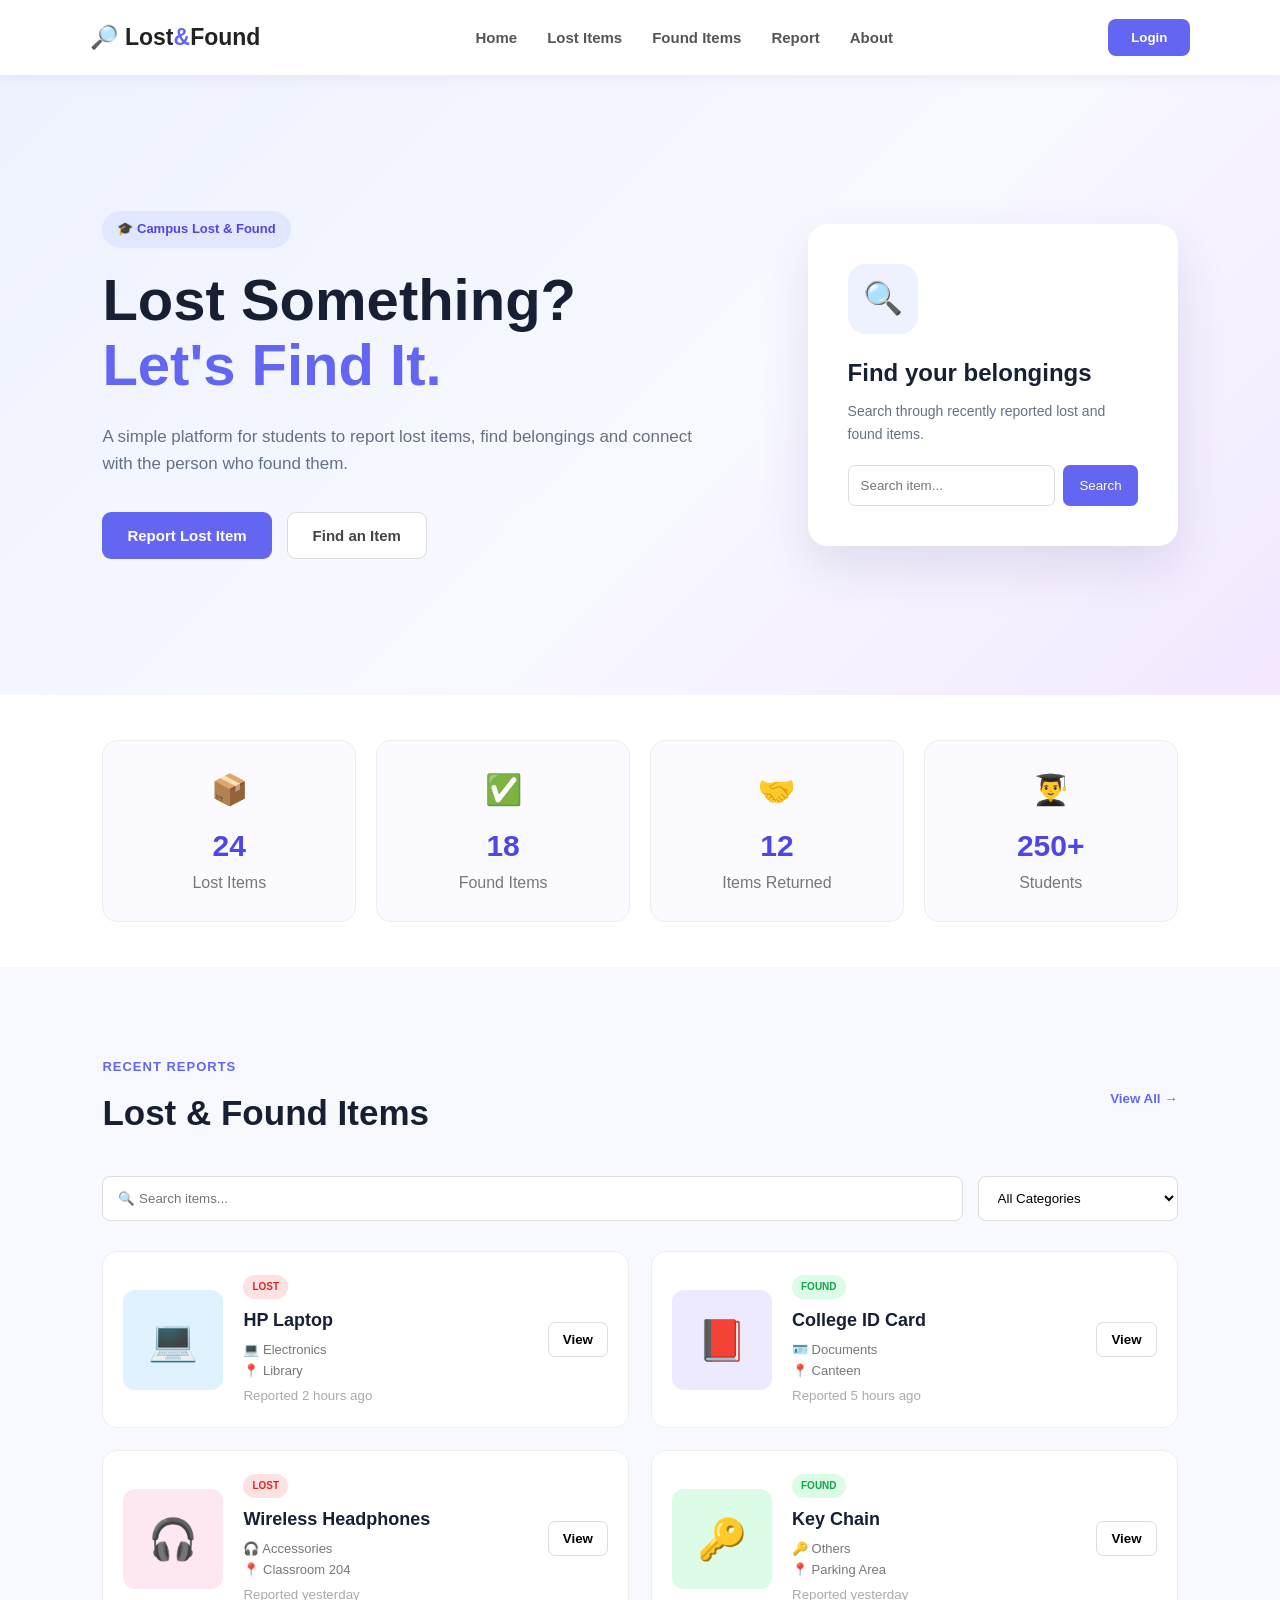
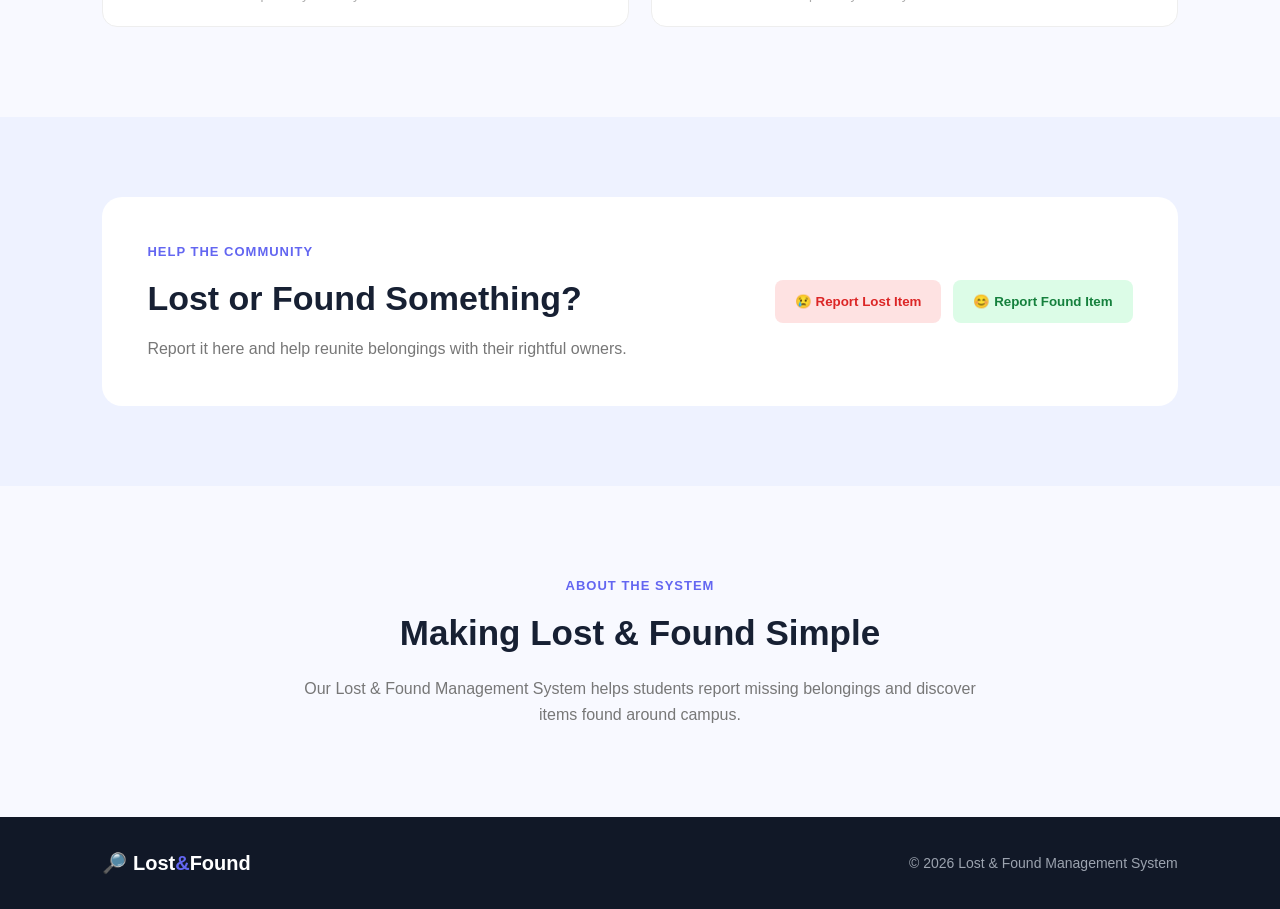
<file: index.html>
<!DOCTYPE html>
<html lang="en">
<head>
    <meta charset="UTF-8">
    <meta name="viewport" content="width=device-width, initial-scale=1.0">

    <title>Lost & Found System</title>

    <link rel="stylesheet" href="css/style.css">
</head>

<body>

    <!-- NAVBAR -->
    <header class="navbar">
        <div class="logo">
            🔎 Lost<span>&</span>Found
        </div>

        <nav>
            <a href="#home">Home</a>
            <a href="#lost">Lost Items</a>
            <a href="#found">Found Items</a>
            <a href="#report">Report</a>
            <a href="#about">About</a>
        </nav>

        <button class="login-btn" onclick="openLogin()">
            Login
        </button>
    </header>


    <!-- HERO SECTION -->
    <section class="hero" id="home">

        <div class="hero-content">

            <div class="badge">
                🎓 Campus Lost & Found
            </div>

            <h1>
                Lost Something?
                <span>Let's Find It.</span>
            </h1>

            <p>
                A simple platform for students to report lost items,
                find belongings and connect with the person who found them.
            </p>

            <div class="hero-buttons">
                <button class="primary-btn" onclick="scrollToReport()">
                    Report Lost Item
                </button>

                <button class="secondary-btn" onclick="scrollToItems()">
                    Find an Item
                </button>
            </div>

        </div>

        <div class="hero-card">

            <div class="search-icon">
                🔍
            </div>

            <h3>Find your belongings</h3>

            <p>
                Search through recently reported lost and found items.
            </p>

            <div class="mini-search">
                <input
                    type="text"
                    id="heroSearch"
                    placeholder="Search item..."
                >

                <button onclick="searchItems()">
                    Search
                </button>
            </div>

        </div>

    </section>


    <!-- STATS -->
    <section class="stats">

        <div class="stat-card">
            <div class="stat-icon">📦</div>
            <h2 id="lostCount">24</h2>
            <p>Lost Items</p>
        </div>

        <div class="stat-card">
            <div class="stat-icon">✅</div>
            <h2 id="foundCount">18</h2>
            <p>Found Items</p>
        </div>

        <div class="stat-card">
            <div class="stat-icon">🤝</div>
            <h2>12</h2>
            <p>Items Returned</p>
        </div>

        <div class="stat-card">
            <div class="stat-icon">👨‍🎓</div>
            <h2>250+</h2>
            <p>Students</p>
        </div>

    </section>


    <!-- ITEMS SECTION -->
    <section class="items-section" id="lost">

        <div class="section-heading">
            <div>
                <p class="small-title">RECENT REPORTS</p>

                <h2>
                    Lost & Found Items
                </h2>
            </div>

            <button class="view-btn" onclick="showAllItems()">
                View All →
            </button>
        </div>


        <!-- SEARCH -->
        <div class="filter-bar">

            <input
                type="text"
                id="itemSearch"
                placeholder="🔍 Search items..."
                onkeyup="filterItems()"
            >

            <select id="categoryFilter" onchange="filterItems()">
                <option value="all">All Categories</option>
                <option value="electronics">Electronics</option>
                <option value="documents">Documents</option>
                <option value="accessories">Accessories</option>
                <option value="others">Others</option>
            </select>

        </div>


        <!-- ITEM CARDS -->
        <div class="items-grid" id="itemsGrid">

            <div class="item-card" data-category="electronics">

                <div class="item-image blue">
                    💻
                </div>

                <div class="item-info">

                    <span class="status lost">
                        LOST
                    </span>

                    <h3>HP Laptop</h3>

                    <p>💻 Electronics</p>

                    <p>📍 Library</p>

                    <small>
                        Reported 2 hours ago
                    </small>

                </div>

                <button onclick="viewItem('HP Laptop')">
                    View
                </button>

            </div>


            <div class="item-card" data-category="documents">

                <div class="item-image purple">
                    📕
                </div>

                <div class="item-info">

                    <span class="status found">
                        FOUND
                    </span>

                    <h3>College ID Card</h3>

                    <p>🪪 Documents</p>

                    <p>📍 Canteen</p>

                    <small>
                        Reported 5 hours ago
                    </small>

                </div>

                <button onclick="viewItem('College ID Card')">
                    View
                </button>

            </div>


            <div class="item-card" data-category="accessories">

                <div class="item-image pink">
                    🎧
                </div>

                <div class="item-info">

                    <span class="status lost">
                        LOST
                    </span>

                    <h3>Wireless Headphones</h3>

                    <p>🎧 Accessories</p>

                    <p>📍 Classroom 204</p>

                    <small>
                        Reported yesterday
                    </small>

                </div>

                <button onclick="viewItem('Wireless Headphones')">
                    View
                </button>

            </div>


            <div class="item-card" data-category="others">

                <div class="item-image green">
                    🔑
                </div>

                <div class="item-info">

                    <span class="status found">
                        FOUND
                    </span>

                    <h3>Key Chain</h3>

                    <p>🔑 Others</p>

                    <p>📍 Parking Area</p>

                    <small>
                        Reported yesterday
                    </small>

                </div>

                <button onclick="viewItem('Key Chain')">
                    View
                </button>

            </div>

        </div>

    </section>


    <!-- REPORT SECTION -->
    <section class="report-section" id="report">

        <div class="report-container">

            <div class="report-text">

                <p class="small-title">
                    HELP THE COMMUNITY
                </p>

                <h2>
                    Lost or Found Something?
                </h2>

                <p>
                    Report it here and help reunite belongings
                    with their rightful owners.
                </p>

            </div>


            <div class="report-buttons">

                <button
                    class="lost-report"
                    onclick="openReport('Lost')"
                >
                    😢 Report Lost Item
                </button>

                <button
                    class="found-report"
                    onclick="openReport('Found')"
                >
                    😊 Report Found Item
                </button>

            </div>

        </div>

    </section>


    <!-- ABOUT -->
    <section class="about-section" id="about">

        <p class="small-title">
            ABOUT THE SYSTEM
        </p>

        <h2>
            Making Lost & Found Simple
        </h2>

        <p>
            Our Lost & Found Management System helps students
            report missing belongings and discover items found
            around campus.
        </p>

    </section>


    <!-- FOOTER -->
    <footer>

        <div class="footer-logo">
            🔎 Lost<span>&</span>Found
        </div>

        <p>
            © 2026 Lost & Found Management System
        </p>

    </footer>


    <!-- REPORT MODAL -->
    <div class="modal" id="reportModal">

        <div class="modal-content">

            <span class="close" onclick="closeModal('reportModal')">
                &times;
            </span>

            <h2 id="modalTitle">
                Report Item
            </h2>

            <form onsubmit="submitReport(event)">

                <label>Item Name</label>
                <input
                    type="text"
                    id="reportItem"
                    placeholder="Enter item name"
                    required
                >

                <label>Category</label>

                <select id="reportCategory" required>
                    <option value="">Select category</option>
                    <option>Electronics</option>
                    <option>Documents</option>
                    <option>Accessories</option>
                    <option>Others</option>
                </select>

                <label>Location</label>

                <input
                    type="text"
                    id="reportLocation"
                    placeholder="Where was it lost/found?"
                    required
                >

                <label>Description</label>

                <textarea
                    id="reportDescription"
                    placeholder="Describe the item..."
                ></textarea>

                <button type="submit" class="submit-btn">
                    Submit Report
                </button>

            </form>

        </div>

    </div>


    <!-- LOGIN MODAL -->
    <div class="modal" id="loginModal">

        <div class="modal-content">

            <span class="close" onclick="closeModal('loginModal')">
                &times;
            </span>

            <h2>Welcome Back 👋</h2>

            <form onsubmit="login(event)">

                <label>Email</label>

                <input
                    type="email"
                    placeholder="Enter your email"
                    required
                >

                <label>Password</label>

                <input
                    type="password"
                    placeholder="Enter password"
                    required
                >

                <button class="submit-btn">
                    Login
                </button>

            </form>

        </div>

    </div>


    <script src="js/script.js"></script>

</body>
</html>
</file>
<file: css/style.css>
/* =========================
   RESET
========================= */

* {
    margin: 0;
    padding: 0;
    box-sizing: border-box;
}

html {
    scroll-behavior: smooth;
}

body {
    font-family: Arial, Helvetica, sans-serif;
    background: #f8f9ff;
    color: #172033;
    line-height: 1.6;
}


/* =========================
   NAVBAR
========================= */

.navbar {
    width: 100%;
    height: 75px;
    background: white;
    display: flex;
    align-items: center;
    justify-content: space-between;
    padding: 0 7%;
    position: sticky;
    top: 0;
    z-index: 1000;
    box-shadow: 0 2px 15px rgba(0, 0, 0, 0.06);
}

.logo {
    font-size: 23px;
    font-weight: 800;
    color: #222;
}

.logo span,
.footer-logo span {
    color: #6366f1;
}

.navbar nav {
    display: flex;
    gap: 30px;
}

.navbar nav a {
    text-decoration: none;
    color: #555;
    font-size: 15px;
    font-weight: 600;
    transition: 0.3s;
}

.navbar nav a:hover {
    color: #6366f1;
}

.login-btn {
    border: none;
    background: #6366f1;
    color: white;
    padding: 11px 23px;
    border-radius: 8px;
    cursor: pointer;
    font-weight: 600;
}

.login-btn:hover {
    background: #4f46e5;
}


/* =========================
   HERO
========================= */

.hero {
    min-height: 620px;
    padding: 90px 8%;
    display: flex;
    align-items: center;
    justify-content: space-between;
    gap: 70px;
    background:
        linear-gradient(
            135deg,
            #eef2ff,
            #f8f9ff 55%,
            #f3e8ff
        );
}

.hero-content {
    max-width: 650px;
}

.badge {
    display: inline-block;
    background: #e0e7ff;
    color: #4f46e5;
    padding: 8px 15px;
    border-radius: 30px;
    font-size: 13px;
    font-weight: 700;
    margin-bottom: 20px;
}

.hero h1 {
    font-size: 58px;
    line-height: 1.12;
    margin-bottom: 25px;
}

.hero h1 span {
    display: block;
    color: #6366f1;
}

.hero p {
    color: #667085;
    font-size: 17px;
    max-width: 590px;
}

.hero-buttons {
    display: flex;
    gap: 15px;
    margin-top: 35px;
}

.primary-btn,
.secondary-btn {
    border: none;
    padding: 14px 25px;
    border-radius: 9px;
    cursor: pointer;
    font-size: 15px;
    font-weight: 700;
}

.primary-btn {
    background: #6366f1;
    color: white;
}

.primary-btn:hover {
    background: #4f46e5;
}

.secondary-btn {
    background: white;
    color: #444;
    border: 1px solid #ddd;
}

.secondary-btn:hover {
    background: #f1f1f1;
}


/* =========================
   HERO CARD
========================= */

.hero-card {
    width: 370px;
    background: white;
    padding: 40px;
    border-radius: 20px;
    box-shadow: 0 20px 50px rgba(60, 50, 100, 0.12);
}

.search-icon {
    width: 70px;
    height: 70px;
    display: flex;
    align-items: center;
    justify-content: center;
    background: #eef2ff;
    border-radius: 18px;
    font-size: 32px;
    margin-bottom: 20px;
}

.hero-card h3 {
    font-size: 24px;
    margin-bottom: 8px;
}

.hero-card p {
    font-size: 14px;
    margin-bottom: 20px;
}

.mini-search {
    display: flex;
    gap: 8px;
}

.mini-search input {
    width: 100%;
    padding: 12px;
    border: 1px solid #ddd;
    border-radius: 7px;
    outline: none;
}

.mini-search button {
    border: none;
    background: #6366f1;
    color: white;
    padding: 0 16px;
    border-radius: 7px;
    cursor: pointer;
}


/* =========================
   STATS
========================= */

.stats {
    padding: 45px 8%;
    display: grid;
    grid-template-columns: repeat(4, 1fr);
    gap: 20px;
    background: white;
}

.stat-card {
    text-align: center;
    padding: 25px;
    border-radius: 15px;
    background: #fafaff;
    border: 1px solid #eee;
}

.stat-icon {
    font-size: 30px;
    margin-bottom: 8px;
}

.stat-card h2 {
    font-size: 30px;
    color: #4f46e5;
}

.stat-card p {
    color: #777;
}


/* =========================
   ITEMS SECTION
========================= */

.items-section {
    padding: 90px 8%;
}

.section-heading {
    display: flex;
    align-items: center;
    justify-content: space-between;
    margin-bottom: 35px;
}

.small-title {
    color: #6366f1;
    font-size: 13px;
    font-weight: 800;
    letter-spacing: 1px;
    margin-bottom: 8px;
}

.section-heading h2,
.about-section h2 {
    font-size: 35px;
}

.view-btn {
    border: none;
    background: transparent;
    color: #6366f1;
    font-weight: 700;
    cursor: pointer;
}


/* =========================
   FILTER BAR
========================= */

.filter-bar {
    display: flex;
    gap: 15px;
    margin-bottom: 30px;
}

.filter-bar input,
.filter-bar select {
    padding: 13px 15px;
    border: 1px solid #ddd;
    border-radius: 8px;
    background: white;
    outline: none;
}

.filter-bar input {
    flex: 1;
}

.filter-bar select {
    width: 200px;
}


/* =========================
   ITEM CARDS
========================= */

.items-grid {
    display: grid;
    grid-template-columns: repeat(2, 1fr);
    gap: 22px;
}

.item-card {
    background: white;
    border: 1px solid #eee;
    border-radius: 15px;
    padding: 20px;
    display: flex;
    align-items: center;
    gap: 20px;
    transition: 0.3s;
}

.item-card:hover {
    transform: translateY(-4px);
    box-shadow: 0 12px 30px rgba(0, 0, 0, 0.08);
}

.item-image {
    width: 100px;
    height: 100px;
    border-radius: 12px;
    display: flex;
    align-items: center;
    justify-content: center;
    font-size: 40px;
    flex-shrink: 0;
}

.blue {
    background: #e0f2fe;
}

.purple {
    background: #ede9fe;
}

.pink {
    background: #fce7f3;
}

.green {
    background: #dcfce7;
}

.item-info {
    flex: 1;
}

.status {
    display: inline-block;
    padding: 4px 9px;
    border-radius: 20px;
    font-size: 10px;
    font-weight: 800;
    margin-bottom: 7px;
}

.status.lost {
    background: #fee2e2;
    color: #dc2626;
}

.status.found {
    background: #dcfce7;
    color: #16a34a;
}

.item-info h3 {
    font-size: 18px;
    margin-bottom: 5px;
}

.item-info p {
    font-size: 13px;
    color: #777;
}

.item-info small {
    color: #aaa;
}

.item-card > button {
    border: 1px solid #ddd;
    background: white;
    padding: 9px 14px;
    border-radius: 7px;
    cursor: pointer;
    font-weight: 600;
}

.item-card > button:hover {
    background: #6366f1;
    color: white;
}


/* =========================
   REPORT SECTION
========================= */

.report-section {
    padding: 80px 8%;
    background: #eef2ff;
}

.report-container {
    background: white;
    padding: 45px;
    border-radius: 20px;
    display: flex;
    justify-content: space-between;
    align-items: center;
    gap: 40px;
}

.report-text {
    max-width: 600px;
}

.report-text h2 {
    font-size: 34px;
    margin-bottom: 10px;
}

.report-text p:last-child {
    color: #777;
}

.report-buttons {
    display: flex;
    gap: 12px;
}

.lost-report,
.found-report {
    padding: 14px 20px;
    border-radius: 8px;
    border: none;
    cursor: pointer;
    font-weight: 700;
}

.lost-report {
    background: #fee2e2;
    color: #dc2626;
}

.found-report {
    background: #dcfce7;
    color: #15803d;
}


/* =========================
   ABOUT
========================= */

.about-section {
    padding: 90px 8%;
    text-align: center;
    max-width: 900px;
    margin: auto;
}

.about-section > p:last-child {
    color: #777;
    margin-top: 15px;
}


/* =========================
   FOOTER
========================= */

footer {
    background: #111827;
    color: white;
    padding: 30px 8%;
    display: flex;
    justify-content: space-between;
    align-items: center;
}

.footer-logo {
    font-size: 20px;
    font-weight: 800;
}

footer p {
    color: #9ca3af;
    font-size: 14px;
}


/* =========================
   MODAL
========================= */

.modal {
    position: fixed;
    inset: 0;
    background: rgba(0, 0, 0, 0.55);
    display: none;
    align-items: center;
    justify-content: center;
    z-index: 2000;
    padding: 20px;
}

.modal.active {
    display: flex;
}

.modal-content {
    background: white;
    width: 100%;
    max-width: 500px;
    padding: 35px;
    border-radius: 18px;
    position: relative;
    animation: popup 0.25s ease;
}

@keyframes popup {
    from {
        transform: scale(0.9);
        opacity: 0;
    }

    to {
        transform: scale(1);
        opacity: 1;
    }
}

.close {
    position: absolute;
    right: 20px;
    top: 12px;
    font-size: 30px;
    cursor: pointer;
    color: #777;
}

.modal-content h2 {
    margin-bottom: 25px;
}

.modal-content form {
    display: flex;
    flex-direction: column;
    gap: 8px;
}

.modal-content label {
    font-size: 14px;
    font-weight: 700;
    margin-top: 8px;
}

.modal-content input,
.modal-content select,
.modal-content textarea {
    padding: 12px;
    border: 1px solid #ddd;
    border-radius: 8px;
    outline: none;
    font-family: inherit;
}

.modal-content textarea {
    min-height: 90px;
    resize: vertical;
}

.submit-btn {
    margin-top: 15px;
    border: none;
    padding: 13px;
    border-radius: 8px;
    background: #6366f1;
    color: white;
    font-weight: 700;
    cursor: pointer;
}

.submit-btn:hover {
    background: #4f46e5;
}


/* =========================
   RESPONSIVE
========================= */

@media (max-width: 900px) {

    .navbar {
        padding: 0 4%;
    }

    .navbar nav {
        display: none;
    }

    .hero {
        flex-direction: column;
        text-align: center;
        padding: 70px 5%;
    }

    .hero h1 {
        font-size: 45px;
    }

    .hero-buttons {
        justify-content: center;
    }

    .hero-card {
        width: 100%;
        max-width: 420px;
    }

    .stats {
        grid-template-columns: repeat(2, 1fr);
        padding: 35px 5%;
    }

    .items-section {
        padding: 60px 5%;
    }

    .items-grid {
        grid-template-columns: 1fr;
    }

    .report-container {
        flex-direction: column;
        align-items: flex-start;
    }

}


@media (max-width: 600px) {

    .logo {
        font-size: 19px;
    }

    .login-btn {
        padding: 9px 15px;
    }

    .hero h1 {
        font-size: 36px;
    }

    .hero-buttons {
        flex-direction: column;
    }

    .stats {
        grid-template-columns: 1fr;
    }

    .section-heading {
        flex-direction: column;
        align-items: flex-start;
        gap: 10px;
    }

    .filter-bar {
        flex-direction: column;
    }

    .filter-bar select {
        width: 100%;
    }

    .item-card {
        flex-direction: column;
        align-items: flex-start;
    }

    .item-image {
        width: 100%;
    }

    .item-card > button {
        width: 100%;
    }

    .report-container {
        padding: 30px;
    }

    .report-buttons {
        flex-direction: column;
        width: 100%;
    }

    .lost-report,
    .found-report {
        width: 100%;
    }

    footer {
        flex-direction: column;
        gap: 10px;
        text-align: center;
    }

}
</file>
